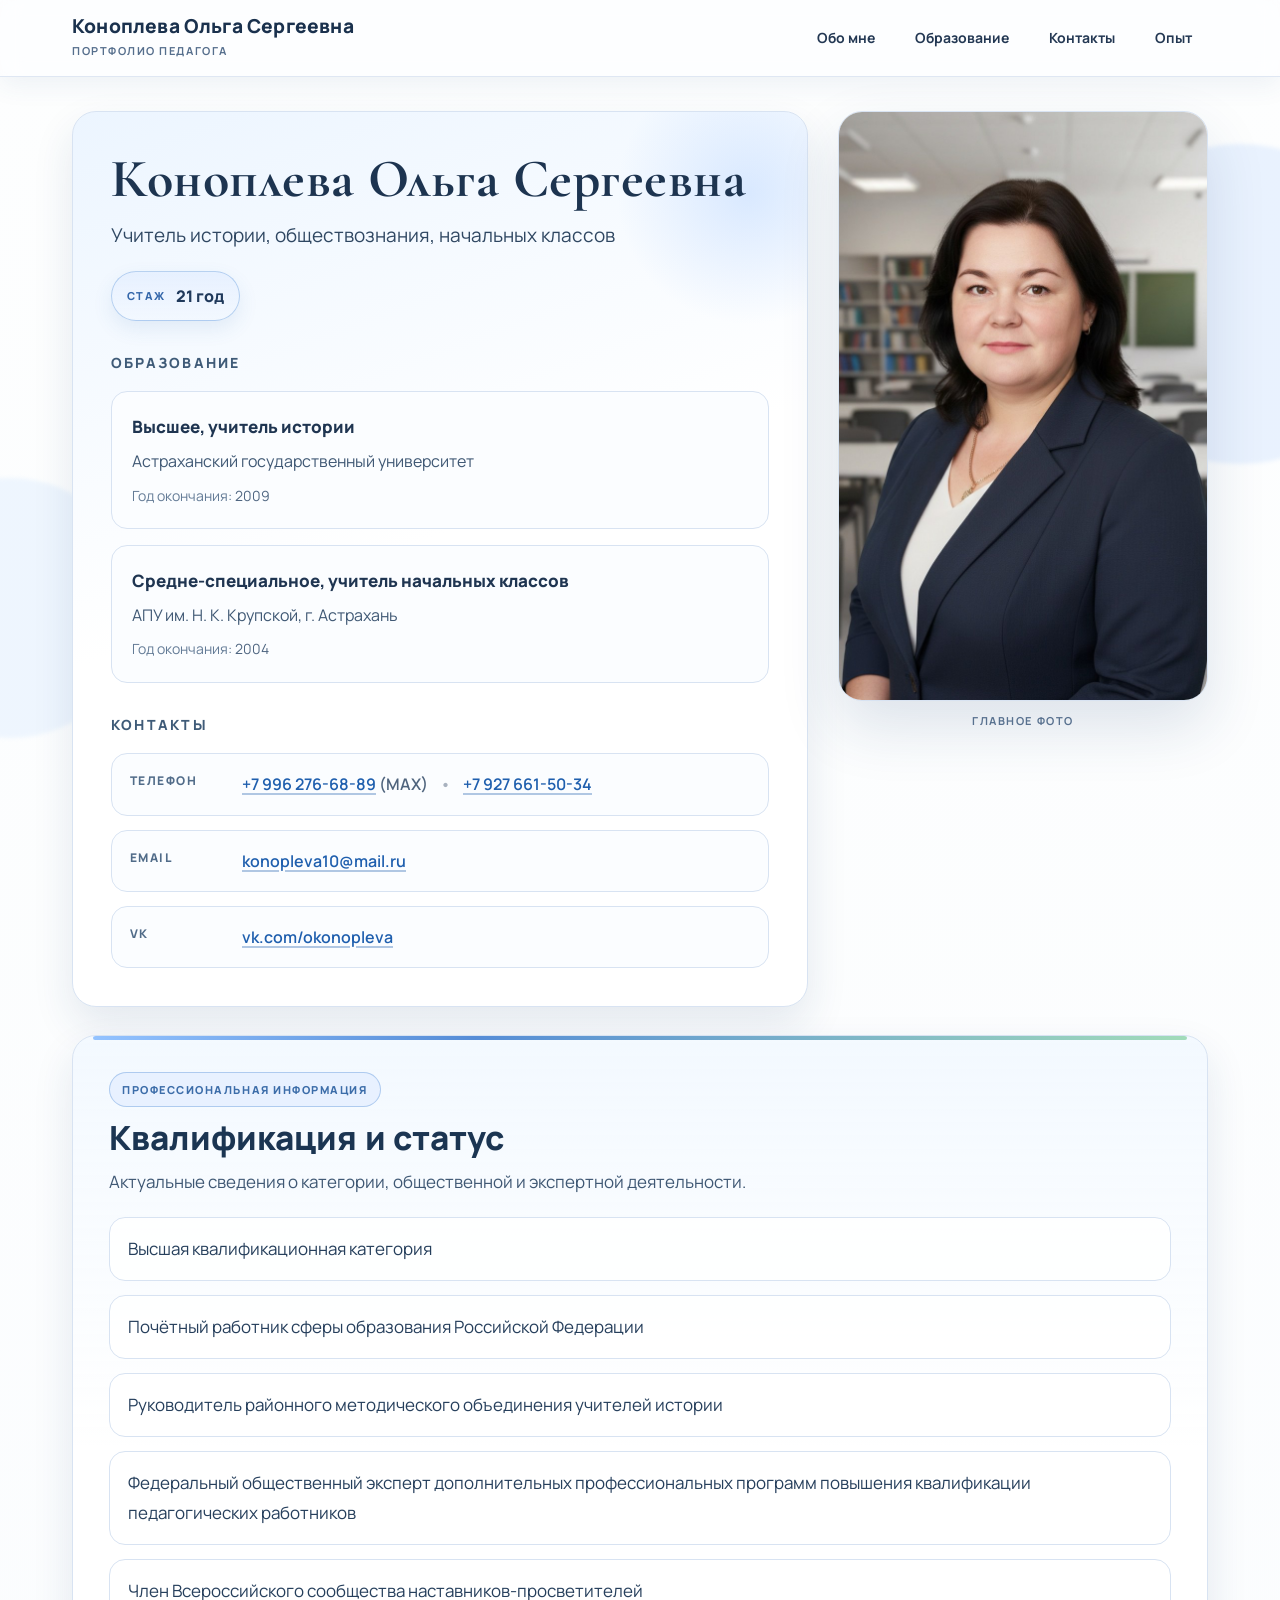
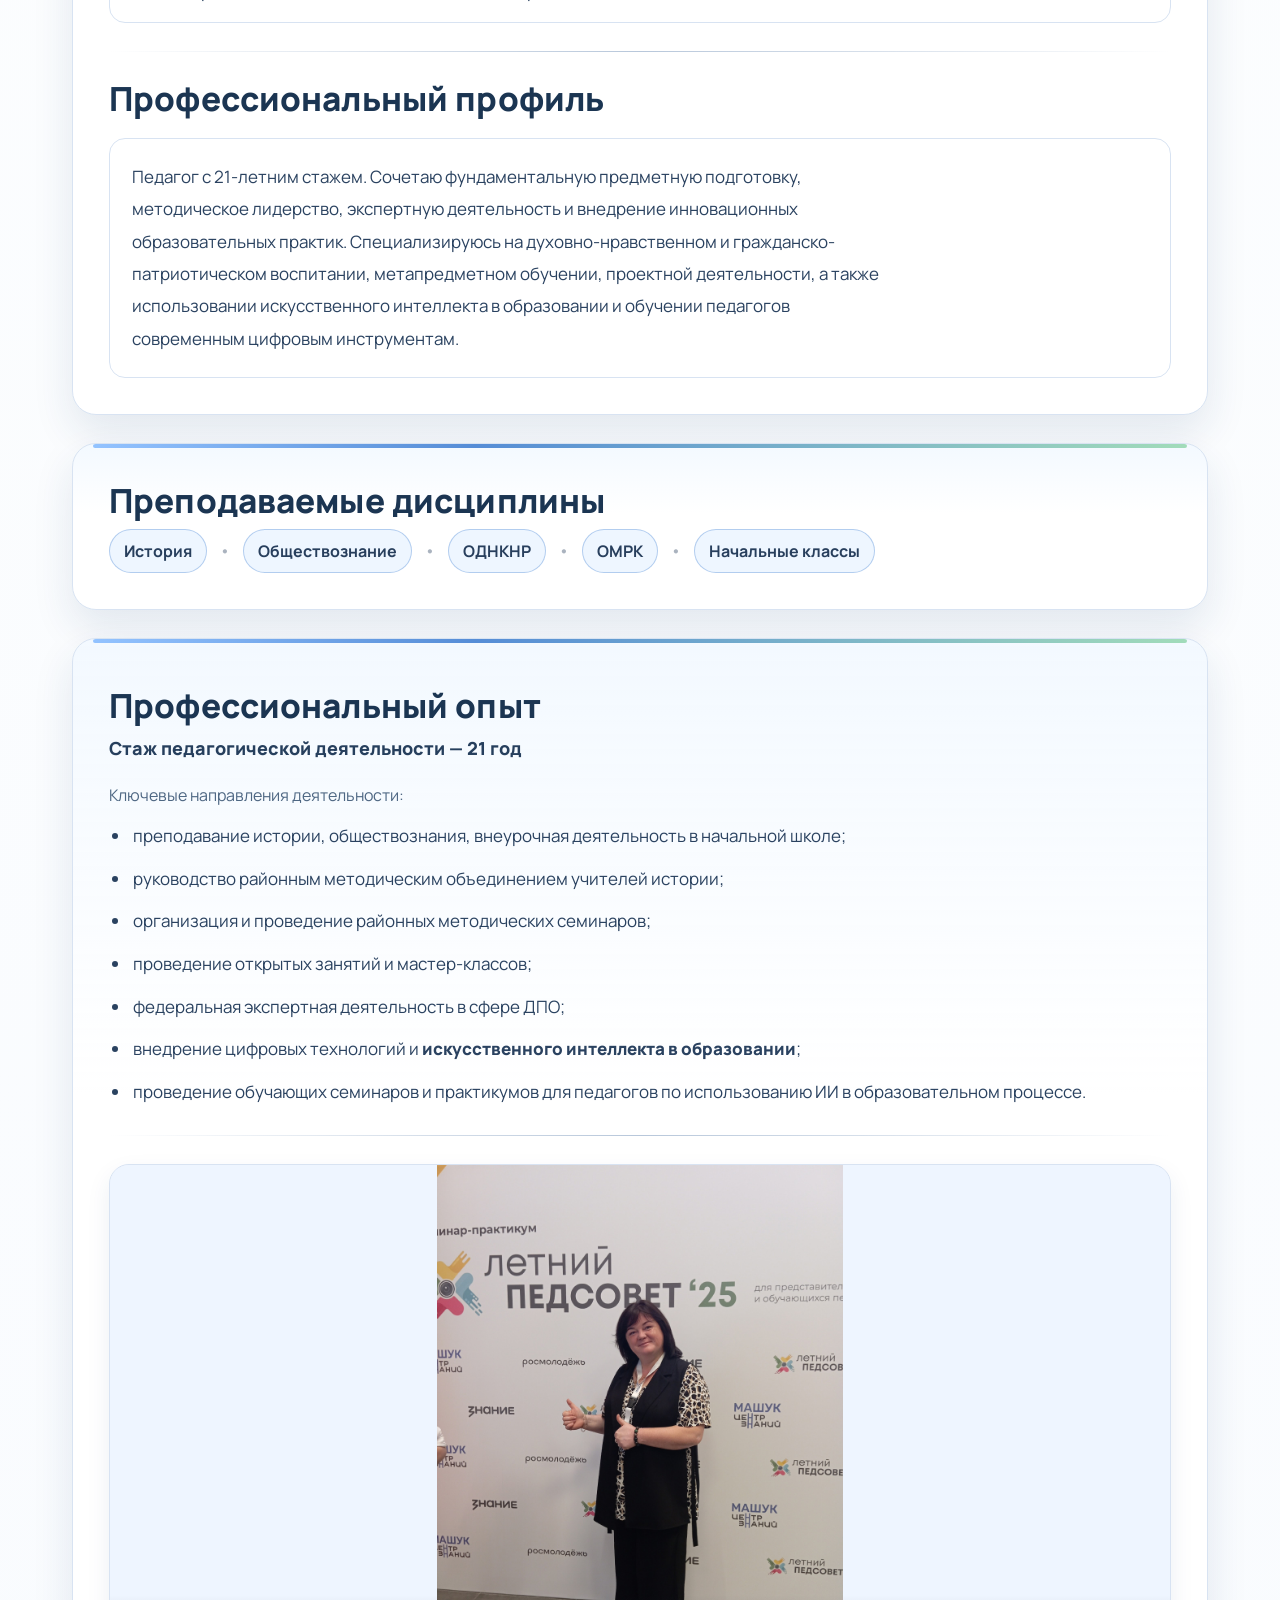
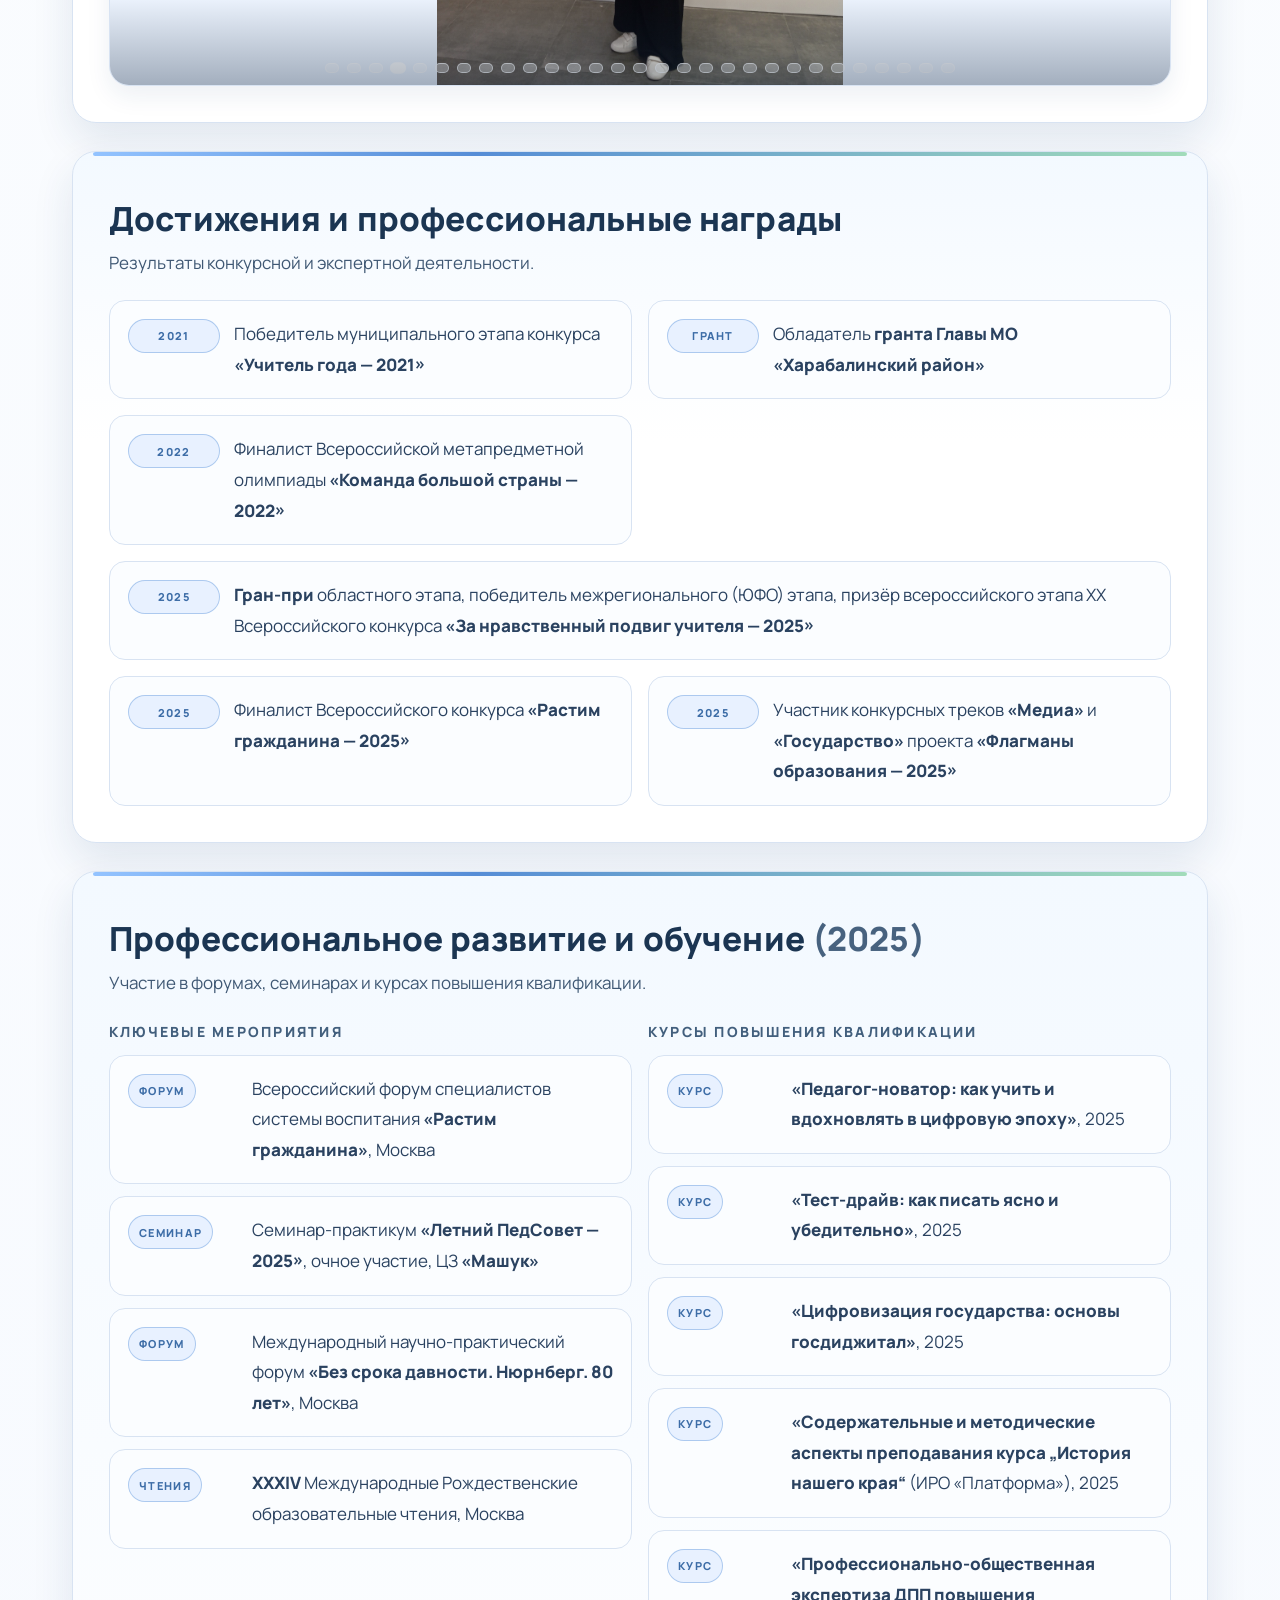
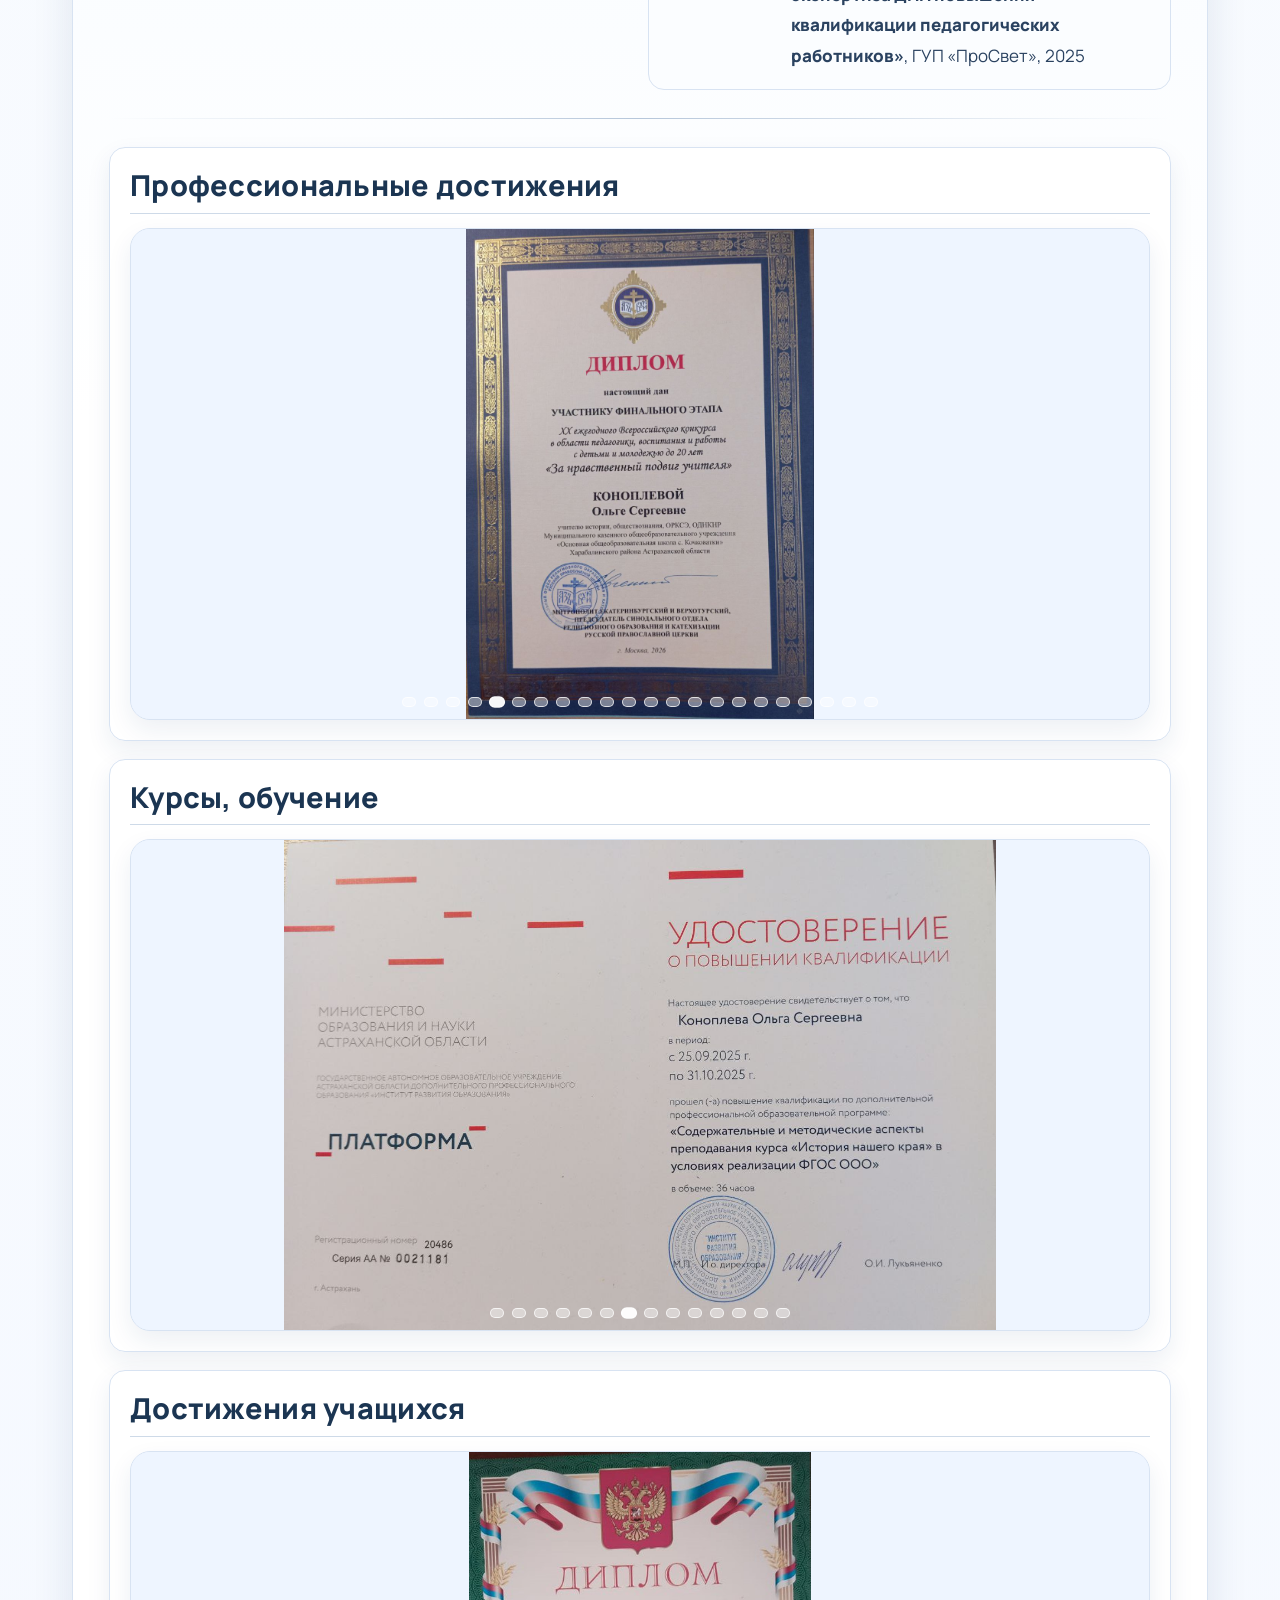
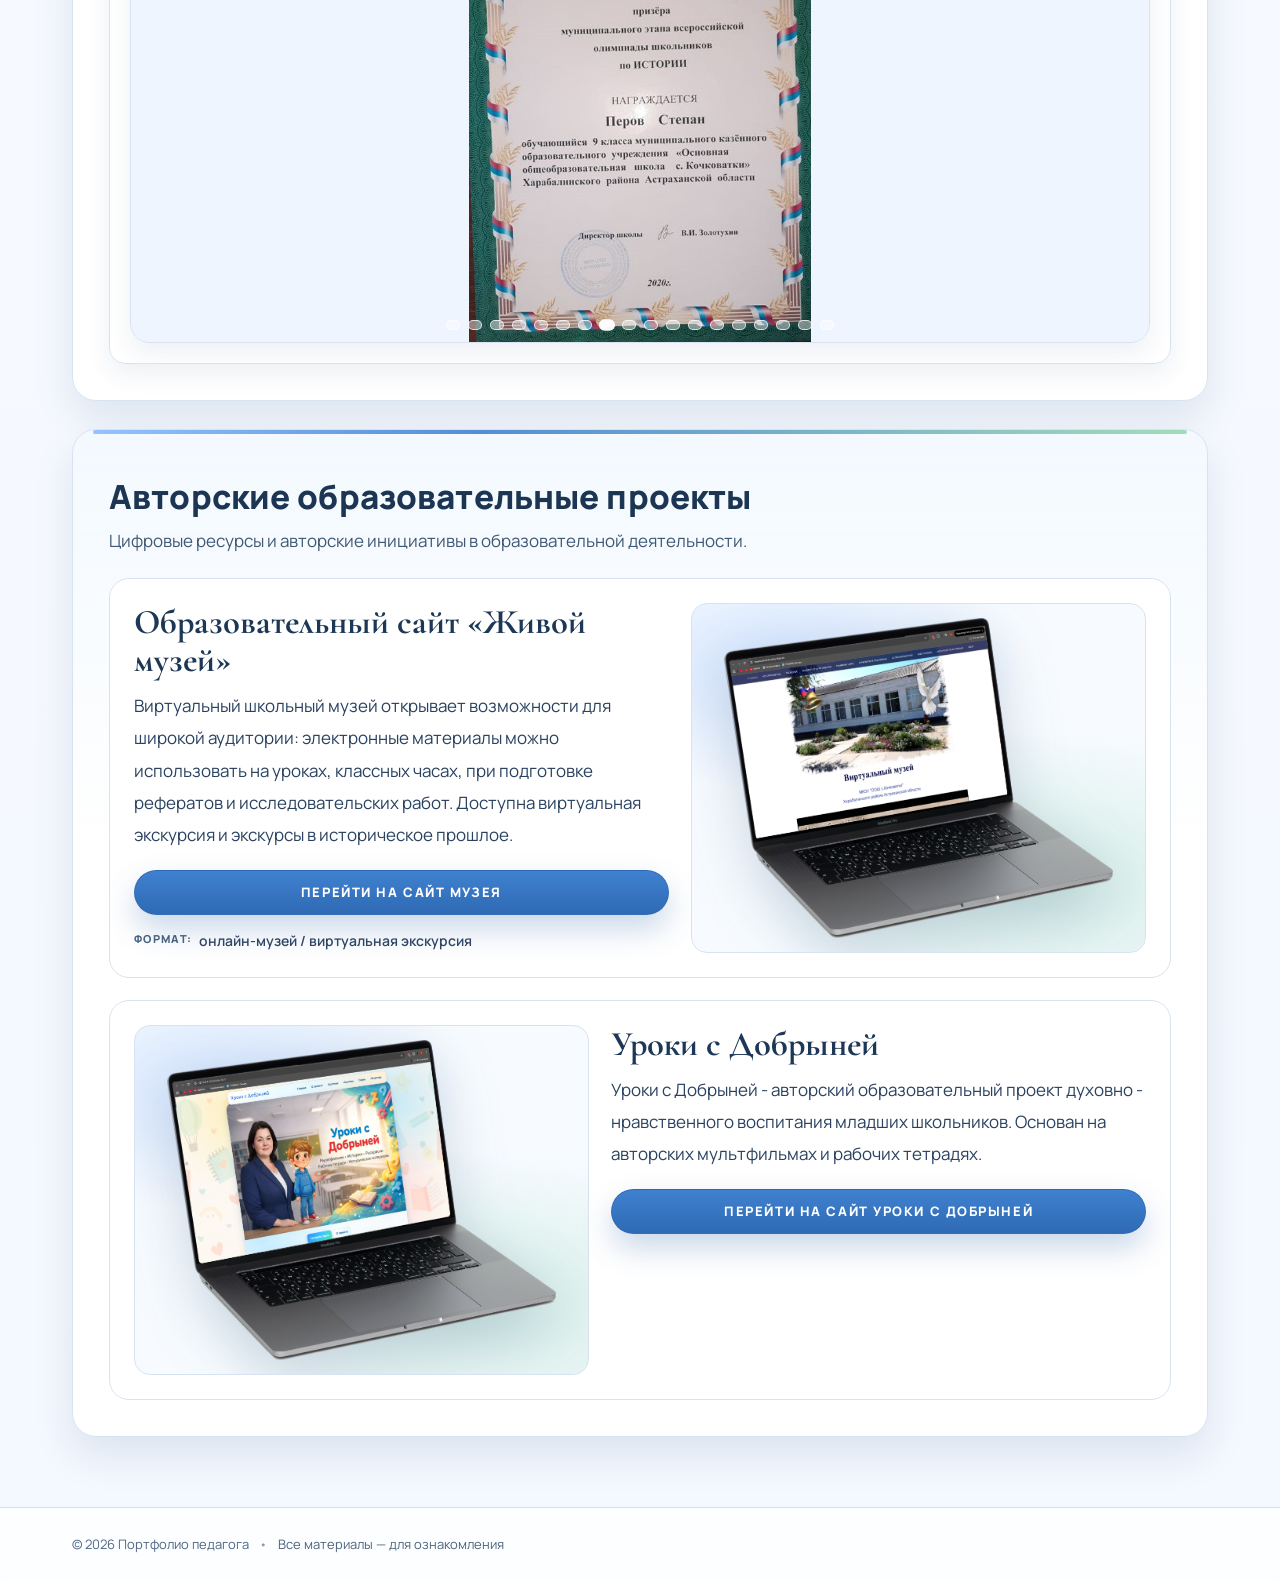
<file: index.html>
<!doctype html>
<html lang="ru">
<head>
    <meta charset="UTF-8" />
    <meta name="viewport" content="width=device-width, initial-scale=1.0" />
    <title>Портфолио учителя — Коноплева Ольга Сергеевна</title>
    <link rel="icon" type="image/jpeg" href="/image/fav.jpg" />
    <link rel="stylesheet" href="style.css" />
</head>
<body>
    <header class="site-header">
        <div class="container header__inner">
            <div class="logo">
                <span class="logo__title">Коноплева Ольга Сергеевна</span>
                <span class="logo__sub">Портфолио педагога</span>
            </div>

            <nav class="nav" aria-label="Навигация">
                <a class="nav__link" href="#about">Обо мне</a>
                <a class="nav__link" href="#education">Образование</a>
                <a class="nav__link" href="#contacts">Контакты</a>
                <a class="nav__link" href="#experience">Опыт</a>
            </nav>
        </div>
    </header>

    <main class="container">
        <!-- HERO: слева текст, справа фото -->
        <section class="hero" id="about" aria-label="Визитка">
            <div class="hero__left">
                <div class="hero__head">
                    <h1 class="hero__name">Коноплева Ольга Сергеевна</h1>
                    <p class="hero__role">Учитель истории, обществознания, начальных классов</p>

                    <div class="hero__fact">
                        <span class="hero__fact-label">Стаж</span>
                        <span class="hero__fact-value">21 год</span>
                    </div>
                </div>

                <section class="section" id="education" aria-label="Образование">
                    <h2 class="section__title">Образование</h2>

                    <div class="card">
                        <div class="card__title">Высшее, учитель истории</div>
                        <div class="card__text">Астраханский государственный университет</div>
                        <div class="card__meta"><span>Год окончания:</span> 2009</div>
                    </div>

                    <div class="card">
                        <div class="card__title">Средне-специальное, учитель начальных классов</div>
                        <div class="card__text">АПУ им. Н. К. Крупской, г. Астрахань</div>
                        <div class="card__meta"><span>Год окончания:</span> 2004</div>
                    </div>
                </section>

                <section class="section" id="contacts" aria-label="Контакты">
                    <h2 class="section__title">Контакты</h2>

                    <ul class="contacts">
                        <li class="contacts__item">
                            <span class="contacts__label">Телефон</span>
                            <span class="contacts__value">
                                <a href="tel:+79962766889">+7 996 276-68-89</a> <span class="muted">(MAX)</span>
                                <span class="dot">•</span>
                                <a href="tel:+79276615034">+7 927 661-50-34</a>
                            </span>
                        </li>

                        <li class="contacts__item">
                            <span class="contacts__label">Email</span>
                            <span class="contacts__value">
                                <a href="mailto:konopleva10@mail.ru">konopleva10@mail.ru</a>
                            </span>
                        </li>

                        <li class="contacts__item">
                            <span class="contacts__label">VK</span>
                            <span class="contacts__value">
                                <a href="https://vk.com/okonopleva" target="_blank" rel="noreferrer">vk.com/okonopleva</a>
                            </span>
                        </li>
                    </ul>
                </section>
            </div>

            <aside class="hero__right" aria-label="Главное фото">
                <img class="photo__img" src="image/main.jpg" alt="Фото — Коноплева Ольга Сергеевна" />
                <div class="photo__hint">Главное фото</div>
            </aside>
        </section>

        <section class="section-wrap" aria-label="Квалификация и профессиональный профиль">
            <div class="panel panel--section">
                <header class="section-head">
                    <div class="section-head__kicker">Профессиональная информация</div>
                    <h2 class="section-head__title">Квалификация и статус</h2>
                    <p class="section-head__desc">
                        Актуальные сведения о категории, общественной и экспертной деятельности.
                    </p>
                </header>

                <div class="status-grid">
                    <div class="status-item">Высшая квалификационная категория</div>
                    <div class="status-item">Почётный работник сферы образования Российской Федерации</div>
                    <div class="status-item">Руководитель районного методического объединения учителей истории</div>
                    <div class="status-item">Федеральный общественный эксперт дополнительных профессиональных программ повышения квалификации педагогических работников</div>
                    <div class="status-item">Член Всероссийского сообщества наставников-просветителей</div>
                </div>

                <div class="section-divider"></div>

                <header class="section-head section-head--compact">
                    <h2 class="section-head__title">Профессиональный профиль</h2>
                </header>

                <div class="profile-box">
                    <p class="profile-box__text">
                        Педагог с 21-летним стажем. Сочетаю фундаментальную предметную подготовку, методическое лидерство,
                        экспертную деятельность и внедрение инновационных образовательных практик. Специализируюсь на
                        духовно-нравственном и гражданско-патриотическом воспитании, метапредметном обучении, проектной деятельности,
                        а также использовании искусственного интеллекта в образовании и обучении педагогов современным цифровым
                        инструментам.
                    </p>
                </div>
            </div>
        </section>

        <section class="teach" aria-label="Преподаваемые дисциплины">
            <div class="teach__card">
                <h2 class="teach__title">Преподаваемые дисциплины</h2>

                <div class="teach__list" role="list">
                    <span class="teach__chip" role="listitem">История</span>
                    <span class="teach__dot" aria-hidden="true">•</span>

                    <span class="teach__chip" role="listitem">Обществознание</span>
                    <span class="teach__dot" aria-hidden="true">•</span>

                    <span class="teach__chip" role="listitem">ОДНКНР</span>
                    <span class="teach__dot" aria-hidden="true">•</span>

                    <span class="teach__chip" role="listitem">ОМРК</span>
                    <span class="teach__dot" aria-hidden="true">•</span>

                    <span class="teach__chip" role="listitem">Начальные классы</span>
                </div>
            </div>
        </section>

        <section class="exp" id="experience" aria-label="Профессиональный опыт">
            <div class="exp__card">
                <h2 class="exp__title">Профессиональный опыт</h2>

                <p class="exp__lead">
                    <strong>Стаж педагогической деятельности — 21 год</strong>
                </p>

                <p class="exp__sub">Ключевые направления деятельности:</p>

                <ul class="exp__list">
                    <li>преподавание истории, обществознания, внеурочная деятельность в начальной школе;</li>
                    <li>руководство районным методическим объединением учителей истории;</li>
                    <li>организация и проведение районных методических семинаров;</li>
                    <li>проведение открытых занятий и мастер-классов;</li>
                    <li>федеральная экспертная деятельность в сфере ДПО;</li>
                    <li>внедрение цифровых технологий и <strong>искусственного интеллекта в образовании</strong>;</li>
                    <li>проведение обучающих семинаров и практикумов для педагогов по использованию ИИ в образовательном процессе.</li>
                </ul>

                <div class="exp__divider"></div>

                <div class="gallery" aria-label="Галерея фото">
                    <div class="gallery__viewport" tabindex="0">
                        <div class="gallery__track"></div>

                        <button class="gallery__btn gallery__btn--prev" type="button" aria-label="Предыдущее фото">‹</button>
                        <button class="gallery__btn gallery__btn--next" type="button" aria-label="Следующее фото">›</button>

                        <div class="gallery__dots" aria-label="Индикаторы слайдов"></div>
                    </div>
                </div>
            </div>
        </section>

        <section class="awards" id="awards" aria-label="Достижения и профессиональные награды">
            <div class="awards__card">
                <header class="awards__head">
                    <h2 class="awards__title">Достижения и профессиональные награды</h2>
                    <p class="awards__subtitle">Результаты конкурсной и экспертной деятельности.</p>
                </header>

                <div class="awards__grid">
                    <article class="award">
                        <div class="award__meta">
                            <span class="award__year">2021</span>
                        </div>
                        <div class="award__text">
                            Победитель муниципального этапа конкурса <strong>«Учитель года — 2021»</strong>
                        </div>
                    </article>

                    <article class="award">
                        <div class="award__meta">
                            <span class="award__tag">Грант</span>
                        </div>
                        <div class="award__text">
                            Обладатель <strong>гранта Главы МО «Харабалинский район»</strong>
                        </div>
                    </article>

                    <article class="award">
                        <div class="award__meta">
                            <span class="award__year">2022</span>
                        </div>
                        <div class="award__text">
                            Финалист Всероссийской метапредметной олимпиады <strong>«Команда большой страны — 2022»</strong>
                        </div>
                    </article>

                    <article class="award award--wide">
                        <div class="award__meta">
                            <span class="award__year">2025</span>
                        </div>
                        <div class="award__text">
                            <strong>Гран-при</strong> областного этапа, победитель межрегионального (ЮФО) этапа, призёр всероссийского этапа
                            XX Всероссийского конкурса <strong>«За нравственный подвиг учителя — 2025»</strong>
                        </div>
                    </article>

                    <article class="award">
                        <div class="award__meta">
                            <span class="award__year">2025</span>
                        </div>
                        <div class="award__text">
                            Финалист Всероссийского конкурса <strong>«Растим гражданина — 2025»</strong>
                        </div>
                    </article>

                    <article class="award">
                        <div class="award__meta">
                            <span class="award__year">2025</span>
                        </div>
                        <div class="award__text">
                            Участник конкурсных треков <strong>«Медиа»</strong> и <strong>«Государство»</strong> проекта
                            <strong>«Флагманы образования — 2025»</strong>
                        </div>
                    </article>
                </div>
            </div>
        </section>

        <section class="pd" id="development" aria-label="Профессиональное развитие и обучение 2025">
            <div class="pd__card">
                <header class="pd__head">
                    <h2 class="pd__title">Профессиональное развитие и обучение <span class="pd__year">(2025)</span></h2>
                    <p class="pd__subtitle">Участие в форумах, семинарах и курсах повышения квалификации.</p>
                </header>

                <div class="pd__grid">
                    <!-- Левая колонка -->
                    <div class="pd__col">
                        <h3 class="pd__h3">Ключевые мероприятия</h3>

                        <div class="pd__list">
                            <article class="pd-item">
                                <div class="pd-item__meta">
                                    <span class="pd-item__tag">Форум</span>
                                </div>
                                <div class="pd-item__text">
                                    Всероссийский форум специалистов системы воспитания <strong>«Растим гражданина»</strong>, Москва
                                </div>
                            </article>

                            <article class="pd-item">
                                <div class="pd-item__meta">
                                    <span class="pd-item__tag">Семинар</span>
                                </div>
                                <div class="pd-item__text">
                                    Семинар-практикум <strong>«Летний ПедСовет — 2025»</strong>, очное участие, ЦЗ <strong>«Машук»</strong>
                                </div>
                            </article>

                            <article class="pd-item">
                                <div class="pd-item__meta">
                                    <span class="pd-item__tag">Форум</span>
                                </div>
                                <div class="pd-item__text">
                                    Международный научно-практический форум <strong>«Без срока давности. Нюрнберг. 80 лет»</strong>, Москва
                                </div>
                            </article>

                            <article class="pd-item">
                                <div class="pd-item__meta">
                                    <span class="pd-item__tag">Чтения</span>
                                </div>
                                <div class="pd-item__text">
                                    <strong>XXXIV</strong> Международные Рождественские образовательные чтения, Москва
                                </div>
                            </article>
                        </div>
                    </div>

                    <!-- Правая колонка -->
                    <div class="pd__col">
                        <h3 class="pd__h3">Курсы повышения квалификации</h3>

                        <div class="pd__list">
                            <article class="pd-item">
                                <div class="pd-item__meta">
                                    <span class="pd-item__tag">Курс</span>
                                </div>
                                <div class="pd-item__text">
                                    <strong>«Педагог-новатор: как учить и вдохновлять в цифровую эпоху»</strong>, 2025
                                </div>
                            </article>

                            <article class="pd-item">
                                <div class="pd-item__meta">
                                    <span class="pd-item__tag">Курс</span>
                                </div>
                                <div class="pd-item__text">
                                    <strong>«Тест-драйв: как писать ясно и убедительно»</strong>, 2025
                                </div>
                            </article>

                            <article class="pd-item">
                                <div class="pd-item__meta">
                                    <span class="pd-item__tag">Курс</span>
                                </div>
                                <div class="pd-item__text">
                                    <strong>«Цифровизация государства: основы госдиджитал»</strong>, 2025
                                </div>
                            </article>

                            <article class="pd-item">
                                <div class="pd-item__meta">
                                    <span class="pd-item__tag">Курс</span>
                                </div>
                                <div class="pd-item__text">
                                    <strong>«Содержательные и методические аспекты преподавания курса „История нашего края“</strong> (ИРО «Платформа»), 2025
                                </div>
                            </article>

                            <article class="pd-item">
                                <div class="pd-item__meta">
                                    <span class="pd-item__tag">Курс</span>
                                </div>
                                <div class="pd-item__text">
                                    <strong>«Профессионально-общественная экспертиза ДПП повышения квалификации педагогических работников»</strong>, ГУП «ПроСвет», 2025
                                </div>
                            </article>
                        </div>
                    </div>
                </div>

                <div class="pd__divider"></div>

                <div class="gallery-stack" aria-label="Галереи достижений">
                    <article class="gallery-panel">
                        <h2 class="gallery-panel__title">Профессиональные достижения</h2>

                        <div class="gallery gallery--cert" aria-label="Профессиональные достижения">
                            <div class="gallery__viewport" tabindex="0"
                                data-gallery="g2"
                                data-total="22">
                                <div class="gallery__track"></div>

                                <button class="gallery__btn gallery__btn--prev" type="button" aria-label="Предыдущее фото">‹</button>
                                <button class="gallery__btn gallery__btn--next" type="button" aria-label="Следующее фото">›</button>

                                <div class="gallery__dots" aria-label="Индикаторы слайдов"></div>
                            </div>
                        </div>
                    </article>

                    <article class="gallery-panel">
                        <h2 class="gallery-panel__title">Курсы, обучение</h2>

                        <div class="gallery gallery--cert" aria-label="Курсы, обучение">
                            <div class="gallery__viewport" tabindex="0"
                                data-gallery="g3"
                                data-total="14">
                                <div class="gallery__track"></div>

                                <button class="gallery__btn gallery__btn--prev" type="button" aria-label="Предыдущее фото">‹</button>
                                <button class="gallery__btn gallery__btn--next" type="button" aria-label="Следующее фото">›</button>

                                <div class="gallery__dots" aria-label="Индикаторы слайдов"></div>
                            </div>
                        </div>
                    </article>

                    <article class="gallery-panel">
                        <h2 class="gallery-panel__title">Достижения учащихся</h2>

                        <div class="gallery gallery--cert" aria-label="Достижения учащихся">
                            <div class="gallery__viewport" tabindex="0"
                                data-gallery="g4"
                                data-total="18">
                                <div class="gallery__track"></div>

                                <button class="gallery__btn gallery__btn--prev" type="button" aria-label="Предыдущее фото">‹</button>
                                <button class="gallery__btn gallery__btn--next" type="button" aria-label="Следующее фото">›</button>

                                <div class="gallery__dots" aria-label="Индикаторы слайдов"></div>
                            </div>
                        </div>
                    </article>
                </div>
            </div>
        </section>

        <section class="projects" id="projects" aria-label="Авторские образовательные проекты">
            <div class="projects__card">
                <header class="projects__head">
                    <h2 class="projects__title">Авторские образовательные проекты</h2>
                    <p class="projects__subtitle">Цифровые ресурсы и авторские инициативы в образовательной деятельности.</p>
                </header>

                <article class="project">
                    <div class="project__content">
                        <h3 class="project__name">Образовательный сайт «Живой музей»</h3>

                        <p class="project__desc">
                            Виртуальный школьный музей открывает возможности для широкой аудитории: электронные материалы можно
                            использовать на уроках, классных часах, при подготовке рефератов и исследовательских работ. Доступна
                            виртуальная экскурсия и экскурсы в историческое прошлое.
                        </p>

                        <div class="project__actions">
                            <a class="btn btn--primary"
                                href="https://museumkochkovatka.tilda.ws/"
                                target="_blank"
                                rel="noreferrer">
                                Перейти на сайт музея
                            </a>

                            <div class="project__meta">
                                <span class="project__meta-label">Формат:</span>
                                <span class="project__meta-value">онлайн-музей / виртуальная экскурсия</span>
                            </div>
                        </div>
                    </div>

                    <div class="project__media" aria-label="Превью проекта">
                        <img class="project__img" src="image/n1.png" alt="Превью сайта «Уроки с Добрыней»" />
                    </div>
                </article>
            

                <article class="project project--media-left">
                    <div class="project__media" aria-label="Превью проекта">
                        <img class="project__img" src="image/n2.png" alt="Превью сайта «Живой музей»" />
                    </div>

                    <div class="project__content">
                        <h3 class="project__name">Уроки с Добрыней</h3>

                        <p class="project__desc">
Уроки с Добрыней - авторский образовательный проект духовно - нравственного воспитания младших школьников. Основан на авторских мультфильмах и рабочих тетрадях.
                        </p>

                        <div class="project__actions">
                            <a class="btn btn--primary"
                                href="https://урокисдобрыней.рф"
                                target="_blank"
                                rel="noreferrer">
                                Перейти на сайт Уроки с Добрыней
                            </a>
                        </div>
                    </div>
                </article>
            </div>
        </section>
    </main>

    <footer class="site-footer">
        <div class="container footer__inner">
            <span>© <span id="year"></span> Портфолио педагога</span>
            <span class="footer__sep">•</span>
            <span class="muted">Все материалы — для ознакомления</span>
        </div>
    </footer>

    <script src="scripts.js"></script>
</body>
</html>
</file>
<file: style.css>
@import url("https://fonts.googleapis.com/css2?family=Manrope:wght@400;500;600;700;800&family=Cormorant+Garamond:wght@600;700&display=swap");

:root {
    --bg: #f6f9ff;
    --bg-soft: #eef4ff;
    --panel: #ffffff;
    --panel-alt: #fbfdff;

    --text: #16263a;
    --text-soft: #2f4762;
    --muted: #4f647d;

    --line: #d8e3f2;
    --line-strong: #c3d4e8;

    --accent: #1f5fae;
    --accent-2: #3d7fd0;
    --accent-soft: #e5efff;

    --success-soft: #e8f6ef;
    --radius-lg: 24px;
    --radius-md: 16px;
    --radius-sm: 12px;

    --shadow-sm: 0 10px 24px rgba(31, 64, 112, 0.08);
    --shadow-md: 0 18px 42px rgba(31, 64, 112, 0.11);
    --shadow-lg: 0 26px 60px rgba(31, 64, 112, 0.14);

    --ring: 0 0 0 4px rgba(61, 127, 208, 0.22);

    --t-fast: 160ms;
    --t-base: 280ms;
    --ease: cubic-bezier(0.2, 0.7, 0.2, 1);

    --space-section: 28px;
    --space-card: 20px;

    --parallax-shift-1: 0px;
    --parallax-shift-2: 0px;
}

* {
    box-sizing: border-box;
}

html,
body {
    min-height: 100%;
}

body {
    margin: 0;
    font-family: "Manrope", "Trebuchet MS", "Helvetica Neue", sans-serif;
    font-size: 17px;
    line-height: 1.76;
    color: var(--text);
    -webkit-font-smoothing: antialiased;
    text-rendering: optimizeLegibility;
    background:
        radial-gradient(1200px 620px at -8% -12%, rgba(117, 167, 230, 0.26), transparent 62%),
        radial-gradient(980px 560px at 108% -8%, rgba(191, 214, 255, 0.28), transparent 62%),
        linear-gradient(180deg, #fdfefe 0%, #f4f8ff 100%);
}

body::before,
body::after {
    content: "";
    position: fixed;
    z-index: -1;
    border-radius: 999px;
    filter: blur(2px);
    pointer-events: none;
    will-change: transform;
}

body::before {
    width: 320px;
    height: 320px;
    top: 16%;
    right: -120px;
    background: rgba(179, 210, 255, 0.26);
    transform: translate3d(0, var(--parallax-shift-1), 0);
}

body::after {
    width: 260px;
    height: 260px;
    left: -120px;
    bottom: 18%;
    background: rgba(205, 228, 255, 0.3);
    transform: translate3d(0, var(--parallax-shift-2), 0);
}

::selection {
    background: rgba(61, 127, 208, 0.2);
}

a {
    color: var(--accent);
    text-underline-offset: 3px;
    text-decoration-thickness: 1.5px;
    text-decoration-color: rgba(31, 95, 174, 0.34);
}

a:hover {
    text-decoration-color: rgba(31, 95, 174, 0.7);
}

strong {
    font-weight: 800;
}

.container {
    width: min(1180px, 100%);
    margin: 0 auto;
    padding-inline: 22px;
}

main.container {
    padding-top: 34px;
    padding-bottom: 70px;
}

.muted {
    color: var(--muted);
}

.dot {
    color: rgba(100, 116, 139, 0.55);
    margin-inline: 9px;
}

.site-header {
    position: sticky;
    top: 0;
    z-index: 90;
    border-bottom: 1px solid rgba(195, 212, 232, 0.52);
    background: rgba(253, 254, 255, 0.54);
    backdrop-filter: blur(10px);
    box-shadow: 0 8px 26px rgba(50, 88, 140, 0.08);
}

.header__inner {
    min-height: 76px;
    display: flex;
    align-items: center;
    justify-content: space-between;
    gap: 18px;
    padding-block: 12px;
}

.logo {
    display: grid;
    gap: 4px;
}

.logo__title {
    font-size: clamp(18px, 1.5vw, 22px);
    font-family: "Manrope", "Trebuchet MS", sans-serif;
    font-weight: 800;
    letter-spacing: 0.01em;
    line-height: 1.08;
    color: #1a314d;
}

.logo__sub {
    font-size: 11px;
    font-weight: 700;
    text-transform: uppercase;
    letter-spacing: 0.14em;
    color: #566f8d;
}

.nav {
    display: flex;
    align-items: center;
    gap: 8px;
    flex-wrap: wrap;
}

.nav__link {
    display: inline-flex;
    align-items: center;
    justify-content: center;
    min-height: 40px;
    padding: 8px 15px;
    border-radius: 999px;
    border: 1px solid transparent;
    font-size: 14px;
    font-weight: 700;
    color: #233853;
    text-decoration: none;
    transition:
        transform var(--t-fast) var(--ease),
        background var(--t-fast) var(--ease),
        border-color var(--t-fast) var(--ease),
        color var(--t-fast) var(--ease);
}

.nav__link:hover {
    transform: translateY(-1px);
    background: rgba(61, 127, 208, 0.11);
    border-color: rgba(61, 127, 208, 0.32);
    color: #184c89;
}

.nav__link:focus-visible,
.btn:focus-visible,
.gallery__btn:focus-visible,
.gallery__dot:focus-visible,
.gallery__viewport:focus-visible {
    outline: none;
    box-shadow: var(--ring);
}

.hero {
    display: grid;
    grid-template-columns: minmax(0, 1fr) 370px;
    gap: 30px;
    align-items: start;
}

.hero__left {
    position: relative;
    overflow: hidden;
    border-radius: var(--radius-lg);
    padding: 38px;
    background:
        linear-gradient(160deg, rgba(234, 244, 255, 0.9) 0%, rgba(255, 255, 255, 0.95) 48%),
        var(--panel);
    border: 1px solid var(--line);
    box-shadow: var(--shadow-md);
}

.hero__left::before {
    content: "";
    position: absolute;
    right: -86px;
    top: -64px;
    width: 290px;
    height: 290px;
    border-radius: 999px;
    background: radial-gradient(circle, rgba(158, 197, 255, 0.34), transparent 64%);
    pointer-events: none;
}

.hero__head {
    position: relative;
    z-index: 1;
    margin-bottom: 8px;
}

.hero__name {
    margin: 0;
    font-family: "Cormorant Garamond", Georgia, serif;
    font-size: clamp(36px, 5.1vw, 54px);
    line-height: 1.06;
    letter-spacing: 0.01em;
    color: #1d3450;
}

.hero__role {
    margin: 12px 0 18px;
    max-width: 50ch;
    font-size: 19px;
    color: var(--text-soft);
}

.hero__fact {
    display: inline-flex;
    align-items: center;
    gap: 10px;
    padding: 10px 15px;
    border-radius: 999px;
    border: 1px solid rgba(61, 127, 208, 0.32);
    background: linear-gradient(180deg, rgba(229, 239, 255, 0.92), rgba(242, 248, 255, 0.96));
    box-shadow: 0 8px 20px rgba(52, 104, 175, 0.1);
}

.hero__fact-label {
    font-size: 11px;
    font-weight: 800;
    letter-spacing: 0.13em;
    text-transform: uppercase;
    color: #3467aa;
}

.hero__fact-value {
    font-size: 16px;
    font-weight: 800;
    color: #1f395b;
}

.section {
    margin-top: 30px;
}

.section__title {
    margin: 0 0 16px;
    font-size: 14px;
    font-weight: 800;
    letter-spacing: 0.16em;
    text-transform: uppercase;
    color: #3f5b78;
}

.card {
    margin-bottom: 16px;
    border-radius: var(--radius-md);
    border: 1px solid var(--line);
    background: var(--panel-alt);
    padding: var(--space-card);
    transition:
        transform var(--t-base) var(--ease),
        box-shadow var(--t-base) var(--ease),
        border-color var(--t-base) var(--ease);
}

.card:hover {
    transform: translateY(-2px);
    box-shadow: var(--shadow-sm);
    border-color: var(--line-strong);
}

.card__title {
    margin-bottom: 5px;
    font-size: 17px;
    font-weight: 800;
    color: #1f3551;
}

.card__text {
    font-size: 16px;
    color: #3f5874;
}

.card__meta {
    margin-top: 8px;
    font-size: 14px;
    color: #4f6681;
}

.card__meta span {
    color: #637b96;
}

.contacts {
    list-style: none;
    margin: 0;
    padding: 0;
    display: grid;
    gap: 14px;
}

.contacts__item {
    display: grid;
    grid-template-columns: 96px 1fr;
    align-items: start;
    gap: 16px;
    border-radius: var(--radius-md);
    border: 1px solid var(--line);
    background: var(--panel-alt);
    padding: 16px 18px;
    transition:
        transform var(--t-base) var(--ease),
        box-shadow var(--t-base) var(--ease),
        border-color var(--t-base) var(--ease);
}

.contacts__item:hover {
    transform: translateY(-2px);
    box-shadow: var(--shadow-sm);
    border-color: var(--line-strong);
}

.contacts__label {
    font-size: 12px;
    font-weight: 800;
    letter-spacing: 0.12em;
    text-transform: uppercase;
    color: #516c89;
}

.contacts__value {
    font-size: 16px;
    font-weight: 600;
    color: #233a56;
    word-break: break-word;
}

.hero__right {
    position: sticky;
    top: 92px;
    align-self: start;
}

.photo__img {
    width: 100%;
    height: 590px;
    object-fit: cover;
    object-position: center;
    display: block;
    border-radius: var(--radius-lg);
    border: 1px solid var(--line);
    background: #edf3ff;
    box-shadow: var(--shadow-lg);
    transition: transform var(--t-base) var(--ease), box-shadow var(--t-base) var(--ease);
}

.hero__right:hover .photo__img {
    transform: translateY(-2px) scale(1.01);
    box-shadow: 0 28px 68px rgba(31, 64, 112, 0.2);
}

.photo__hint {
    margin-top: 10px;
    text-align: center;
    font-size: 11px;
    letter-spacing: 0.14em;
    font-weight: 700;
    text-transform: uppercase;
    color: #58718f;
}

.section-wrap,
.teach,
.exp,
.awards,
.pd,
.projects {
    margin-top: var(--space-section);
}

.panel--section,
.teach__card,
.exp__card,
.awards__card,
.pd__card,
.projects__card {
    position: relative;
    overflow: hidden;
    border-radius: var(--radius-lg);
    border: 1px solid var(--line);
    background:
        linear-gradient(180deg, rgba(241, 248, 255, 0.86), rgba(255, 255, 255, 0.98) 42%),
        var(--panel);
    box-shadow: var(--shadow-md);
    padding: 36px;
    transition:
        transform var(--t-base) var(--ease),
        box-shadow var(--t-base) var(--ease),
        border-color var(--t-base) var(--ease);
}

.panel--section::before,
.teach__card::before,
.exp__card::before,
.awards__card::before,
.pd__card::before,
.projects__card::before {
    content: "";
    position: absolute;
    left: 20px;
    right: 20px;
    top: 0;
    height: 4px;
    border-radius: 999px;
    background: linear-gradient(90deg, #8ec0ff 0%, #4d87d4 35%, #9ddab6 100%);
    opacity: 0.95;
}

.panel--section:hover,
.teach__card:hover,
.exp__card:hover,
.awards__card:hover,
.pd__card:hover,
.projects__card:hover {
    transform: translateY(-3px);
    box-shadow: 0 24px 58px rgba(31, 64, 112, 0.14);
    border-color: var(--line-strong);
}

.section-head {
    margin-bottom: 20px;
}

.section-head--compact .section-head__title {
    margin-top: 4px;
}

.section-head__kicker {
    display: inline-flex;
    align-items: center;
    justify-content: center;
    min-height: 32px;
    padding: 7px 12px;
    border-radius: 999px;
    border: 1px solid rgba(61, 127, 208, 0.34);
    background: rgba(229, 239, 255, 0.78);
    font-size: 11px;
    font-weight: 800;
    letter-spacing: 0.14em;
    text-transform: uppercase;
    color: #3c6da9;
}

.section-head__title,
.teach__title,
.exp__title,
.awards__title,
.pd__title,
.projects__title {
    margin: 12px 0 8px;
    font-family: "Manrope", "Trebuchet MS", sans-serif;
    font-size: clamp(28px, 2.6vw, 36px);
    font-weight: 800;
    line-height: 1.16;
    letter-spacing: 0.004em;
    color: #1b3552;
    text-transform: none;
}

.section-head__desc,
.awards__subtitle,
.pd__subtitle,
.projects__subtitle {
    margin: 0;
    color: #3f5874;
    font-size: 17px;
    line-height: 1.84;
    max-width: 80ch;
}

.section-divider,
.exp__divider,
.pd__divider {
    height: 1px;
    margin: 28px 0;
    background: linear-gradient(90deg, transparent, rgba(140, 165, 196, 0.62), transparent);
}

.status-grid {
    margin-top: 20px;
    display: grid;
    gap: 14px;
}

.status-item {
    border: 1px solid var(--line);
    border-radius: var(--radius-md);
    padding: 16px 18px;
    background: rgba(255, 255, 255, 0.88);
    font-size: 17px;
    color: #263f5c;
    transition:
        transform var(--t-base) var(--ease),
        box-shadow var(--t-base) var(--ease),
        border-color var(--t-base) var(--ease);
}

.status-item:hover {
    transform: translateX(4px);
    box-shadow: var(--shadow-sm);
    border-color: rgba(97, 149, 218, 0.5);
}

.profile-box {
    border: 1px solid var(--line);
    border-radius: var(--radius-md);
    background: rgba(255, 255, 255, 0.94);
    padding: 22px;
}

.profile-box__text {
    margin: 0;
    font-size: 17px;
    line-height: 1.9;
    color: #2a4260;
    max-width: 76ch;
}

.teach__title {
    margin-top: 2px;
}

.teach__list {
    display: flex;
    flex-wrap: wrap;
    gap: 12px;
    align-items: center;
    color: #283f5d;
}

.teach__chip {
    display: inline-flex;
    align-items: center;
    min-height: 38px;
    padding: 7px 14px;
    border-radius: 999px;
    border: 1px solid rgba(97, 149, 218, 0.42);
    background: rgba(236, 245, 255, 0.85);
    font-weight: 700;
    font-size: 16px;
}

.teach__dot {
    color: rgba(100, 116, 139, 0.55);
    font-size: 18px;
    user-select: none;
}

.exp__lead {
    margin: 0 0 8px;
    font-size: 18px;
    color: #263f5d;
}

.exp__sub {
    margin: 16px 0 10px;
    font-size: 16px;
    color: #4e6783;
}

.exp__list {
    margin: 0;
    padding-left: 22px;
    color: #2a4260;
    font-size: 17px;
    line-height: 1.8;
}

.exp__list li {
    margin: 12px 0;
    padding-left: 2px;
}

.gallery {
    margin-top: 16px;
}

.gallery__viewport {
    position: relative;
    overflow: hidden;
    border-radius: 20px;
    border: 1px solid var(--line);
    background: #ecf3ff;
    box-shadow: var(--shadow-sm);
    transition:
        transform var(--t-base) var(--ease),
        box-shadow var(--t-base) var(--ease),
        border-color var(--t-base) var(--ease);
}

.gallery__viewport:hover {
    transform: translateY(-2px);
    box-shadow: var(--shadow-md);
    border-color: var(--line-strong);
}

.gallery__track {
    width: 100%;
    display: flex;
    transform: translateX(0);
    transition: transform 420ms var(--ease);
}

.gallery__slide {
    width: 100%;
    flex: 0 0 100%;
    height: 520px;
    object-fit: contain;
    object-position: center;
    background: #eef5ff;
}

.gallery__viewport::after {
    content: "";
    position: absolute;
    inset: auto 0 0;
    height: 90px;
    pointer-events: none;
    background: linear-gradient(180deg, rgba(18, 38, 64, 0), rgba(18, 38, 64, 0.34));
}

.gallery__btn {
    position: absolute;
    top: 50%;
    transform: translateY(-50%);
    width: 46px;
    height: 46px;
    border-radius: 999px;
    border: 1px solid rgba(255, 255, 255, 0.82);
    background: rgba(18, 38, 64, 0.38);
    color: #ffffff;
    font-size: 27px;
    display: grid;
    place-items: center;
    cursor: pointer;
    opacity: 0;
    transition:
        opacity var(--t-fast) var(--ease),
        background var(--t-fast) var(--ease),
        transform var(--t-fast) var(--ease);
}

.gallery__viewport:hover .gallery__btn,
.gallery__viewport:focus-within .gallery__btn {
    opacity: 0.95;
}

.gallery__btn:hover {
    background: rgba(18, 38, 64, 0.56);
}

.gallery__btn:active {
    transform: translateY(-50%) scale(0.96);
}

.gallery__btn--prev {
    left: 12px;
}

.gallery__btn--next {
    right: 12px;
}

.gallery__dots {
    position: absolute;
    left: 0;
    right: 0;
    bottom: 12px;
    display: flex;
    justify-content: center;
    align-items: center;
    gap: 8px;
    padding-inline: 12px;
}

.gallery__dot {
    width: 10px;
    height: 10px;
    border-radius: 999px;
    border: 1px solid rgba(255, 255, 255, 0.75);
    background: rgba(255, 255, 255, 0.42);
    cursor: pointer;
    transition:
        transform var(--t-fast) var(--ease),
        background var(--t-fast) var(--ease);
}

.gallery__dot:hover {
    transform: scale(1.1);
}

.gallery__dot.is-active {
    transform: scale(1.16);
    background: rgba(255, 255, 255, 0.96);
}

.gallery-stack {
    margin-top: 4px;
    display: grid;
    gap: 18px;
    min-width: 0;
}

.gallery-panel {
    border-radius: var(--radius-md);
    border: 1px solid var(--line);
    background: rgba(255, 255, 255, 0.9);
    padding: 20px;
    box-shadow: var(--shadow-sm);
    min-width: 0;
    overflow: hidden;
}

.gallery-panel__title {
    margin: 0 0 14px;
    padding-bottom: 10px;
    border-bottom: 1px solid rgba(167, 188, 214, 0.55);
    font-family: "Manrope", "Trebuchet MS", sans-serif;
    font-size: clamp(24px, 2.25vw, 31px);
    font-weight: 800;
    line-height: 1.2;
    letter-spacing: 0.01em;
    text-transform: none;
    color: #1b3552;
    text-align: left;
}

.gallery-panel .gallery {
    margin-top: 0;
    min-width: 0;
}

.gallery-panel .gallery__viewport,
.gallery-panel .gallery__track {
    min-width: 0;
    width: 100%;
}

.gallery--cert .gallery__viewport::after {
    display: none;
}

.awards__grid {
    margin-top: 22px;
    display: grid;
    grid-template-columns: repeat(2, minmax(0, 1fr));
    gap: 16px;
}

.award {
    display: grid;
    grid-template-columns: 92px 1fr;
    gap: 14px;
    align-items: start;
    border-radius: var(--radius-md);
    border: 1px solid var(--line);
    background: var(--panel-alt);
    padding: 18px;
    transition:
        transform var(--t-base) var(--ease),
        box-shadow var(--t-base) var(--ease),
        border-color var(--t-base) var(--ease);
}

.award:hover {
    transform: translateY(-2px);
    box-shadow: var(--shadow-sm);
    border-color: var(--line-strong);
}

.award--wide {
    grid-column: 1 / -1;
}

.award__meta {
    display: grid;
    gap: 8px;
}

.award__year,
.award__tag,
.pd-item__tag {
    display: inline-flex;
    align-items: center;
    justify-content: center;
    min-height: 34px;
    padding: 0 10px;
    border-radius: 999px;
    border: 1px solid rgba(61, 127, 208, 0.34);
    background: rgba(229, 239, 255, 0.86);
    font-size: 11px;
    font-weight: 800;
    letter-spacing: 0.12em;
    text-transform: uppercase;
    color: #3d6da7;
}

.award__text,
.pd-item__text {
    font-size: 17px;
    line-height: 1.8;
    color: #2a4260;
}

.pd__year {
    color: #47627f;
}

.pd__grid {
    margin-top: 22px;
    display: grid;
    grid-template-columns: repeat(2, minmax(0, 1fr));
    gap: 16px;
}

.pd__h3 {
    margin: 0 0 10px;
    font-size: 14px;
    font-weight: 800;
    letter-spacing: 0.16em;
    text-transform: uppercase;
    color: #425f7d;
}

.pd__list {
    display: grid;
    gap: 12px;
}

.pd-item {
    display: grid;
    grid-template-columns: 110px 1fr;
    gap: 14px;
    align-items: start;
    border-radius: var(--radius-md);
    border: 1px solid var(--line);
    background: var(--panel-alt);
    padding: 18px;
    transition:
        transform var(--t-base) var(--ease),
        box-shadow var(--t-base) var(--ease),
        border-color var(--t-base) var(--ease);
}

.pd-item:hover {
    transform: translateY(-2px);
    box-shadow: var(--shadow-sm);
    border-color: var(--line-strong);
}

.gallery--cert .gallery__slide {
    height: 490px;
}

.project {
    margin-top: 22px;
    display: grid;
    grid-template-columns: 1.08fr 0.92fr;
    gap: 22px;
    border-radius: 20px;
    border: 1px solid var(--line);
    background: rgba(255, 255, 255, 0.95);
    padding: 24px;
    transition:
        transform var(--t-base) var(--ease),
        box-shadow var(--t-base) var(--ease),
        border-color var(--t-base) var(--ease);
}

.project:hover {
    transform: translateY(-3px);
    box-shadow: var(--shadow-md);
    border-color: var(--line-strong);
}

.project--media-left {
    grid-template-columns: 0.92fr 1.08fr;
}

.project__name {
    margin: 0 0 10px;
    font-family: "Cormorant Garamond", Georgia, serif;
    font-size: clamp(30px, 2.7vw, 36px);
    font-weight: 700;
    line-height: 1.12;
    color: #1d3856;
}

.project__desc {
    margin: 0;
    font-size: 17px;
    line-height: 1.9;
    color: #2a4260;
    max-width: 74ch;
}

.project__actions {
    margin-top: 18px;
    display: grid;
    gap: 14px;
}

.btn {
    display: inline-flex;
    align-items: center;
    justify-content: center;
    gap: 8px;
    min-height: 44px;
    padding: 10px 16px;
    border-radius: 999px;
    border: 1px solid transparent;
    font-size: 13px;
    font-weight: 800;
    letter-spacing: 0.12em;
    text-transform: uppercase;
    text-decoration: none;
    cursor: pointer;
    transition:
        transform var(--t-fast) var(--ease),
        box-shadow var(--t-fast) var(--ease),
        background var(--t-fast) var(--ease),
        border-color var(--t-fast) var(--ease);
}

.btn--primary {
    color: #ffffff;
    background: linear-gradient(180deg, #3f81d0 0%, #2f6ab4 100%);
    border-color: rgba(47, 106, 180, 0.8);
    box-shadow: 0 14px 30px rgba(43, 99, 171, 0.25);
}

.btn--primary:hover {
    transform: translateY(-1px);
    box-shadow: 0 16px 34px rgba(43, 99, 171, 0.32);
}

.btn--primary:active {
    transform: translateY(0);
}

.project__meta {
    display: flex;
    flex-wrap: wrap;
    gap: 7px;
    font-size: 14px;
    color: #4f6784;
}

.project__meta-label {
    font-size: 11px;
    font-weight: 800;
    letter-spacing: 0.12em;
    text-transform: uppercase;
    color: #47617f;
}

.project__meta-value {
    font-weight: 600;
    color: #2f4765;
}

.project__media {
    border-radius: 16px;
    border: 1px solid var(--line);
    background:
        radial-gradient(370px 190px at 20% 18%, rgba(180, 210, 255, 0.52), transparent 65%),
        radial-gradient(420px 220px at 78% 80%, rgba(152, 214, 189, 0.36), transparent 70%),
        #f7fbff;
    display: grid;
    place-items: center;
    padding: 14px;
    overflow: hidden;
}

.project__img {
    width: 100%;
    height: 320px;
    object-fit: contain;
    filter: drop-shadow(0 18px 30px rgba(30, 64, 111, 0.2));
    transition: transform var(--t-base) var(--ease);
}

.project:hover .project__img {
    transform: translateY(-2px) scale(1.01);
}

.site-footer {
    border-top: 1px solid rgba(195, 212, 232, 0.72);
    background: rgba(253, 254, 255, 0.88);
    backdrop-filter: blur(6px);
}

.footer__inner {
    min-height: 72px;
    display: flex;
    align-items: center;
    flex-wrap: wrap;
    gap: 10px;
    font-size: 13px;
    color: #4f6784;
}

.footer__sep {
    opacity: 0.65;
}

@keyframes rise {
    from {
        opacity: 0;
        transform: translateY(12px);
    }
    to {
        opacity: 1;
        transform: translateY(0);
    }
}

.hero__left,
.hero__right {
    animation: rise 560ms var(--ease) both;
}

.hero__right {
    animation-delay: 90ms;
}

.reveal {
    opacity: 0;
    transform: translateY(12px);
    transition: opacity 560ms var(--ease), transform 560ms var(--ease);
}

.reveal.is-visible {
    opacity: 1;
    transform: translateY(0);
}

@media (prefers-reduced-motion: reduce) {
    * {
        animation-duration: 1ms !important;
        animation-iteration-count: 1 !important;
        transition-duration: 1ms !important;
        scroll-behavior: auto !important;
    }
}

@media (max-width: 1100px) {
    .hero {
        grid-template-columns: 1fr 320px;
        gap: 24px;
    }

    .hero__left,
    .panel--section,
    .teach__card,
    .exp__card,
    .awards__card,
    .pd__card,
    .projects__card {
        padding: 30px;
    }

    .photo__img {
        height: 540px;
    }

    .gallery__slide {
        height: 480px;
    }

    .gallery--cert .gallery__slide {
        height: 460px;
    }
}

@media (max-width: 900px) {
    body {
        font-size: 16px;
    }

    .hero {
        grid-template-columns: 1fr;
    }

    .hero__right {
        position: static;
    }

    .photo__img {
        height: 460px;
    }

    .section-wrap,
    .teach,
    .exp,
    .awards,
    .pd,
    .projects {
        margin-top: 22px;
    }

    .awards__grid,
    .pd__grid,
    .project {
        grid-template-columns: 1fr;
    }

    .award--wide {
        grid-column: auto;
    }

    .project__img {
        height: 290px;
    }

    .gallery__slide {
        height: 400px;
    }

    .gallery--cert .gallery__slide {
        height: 390px;
    }
}

@media (max-width: 720px) {
    .container {
        padding-inline: 16px;
    }

    main.container {
        padding-top: 24px;
        padding-bottom: 48px;
    }

    .header__inner {
        flex-direction: column;
        align-items: stretch;
        gap: 10px;
    }

    .nav {
        flex-wrap: nowrap;
        overflow-x: auto;
        padding-bottom: 4px;
        scrollbar-width: thin;
    }

    .nav__link {
        white-space: nowrap;
        min-height: 38px;
        padding-inline: 13px;
    }

    .hero__left,
    .panel--section,
    .teach__card,
    .exp__card,
    .awards__card,
    .pd__card,
    .projects__card {
        padding: 24px 20px;
        border-radius: 18px;
    }

    .section-wrap,
    .teach,
    .exp,
    .awards,
    .pd,
    .projects {
        margin-top: 20px;
    }

    .panel--section::before,
    .teach__card::before,
    .exp__card::before,
    .awards__card::before,
    .pd__card::before,
    .projects__card::before {
        left: 14px;
        right: 14px;
    }

    .contacts__item,
    .award,
    .pd-item {
        grid-template-columns: 1fr;
    }

    .contacts__label {
        margin-bottom: 2px;
    }

    .pd-item__meta,
    .award__meta {
        grid-auto-flow: column;
        justify-content: start;
    }

    .photo__img {
        height: 380px;
    }

    .gallery__slide {
        height: 270px;
    }

    .gallery--cert .gallery__slide {
        height: 330px;
    }

    .gallery__btn {
        width: 42px;
        height: 42px;
        font-size: 24px;
        opacity: 0.9;
    }

    .section-head__title,
    .teach__title,
    .exp__title,
    .awards__title,
    .pd__title,
    .gallery-panel__title,
    .projects__title,
    .project__name {
        font-size: clamp(24px, 8.4vw, 31px);
    }

    .hero__role,
    .project__desc,
    .profile-box__text,
    .award__text,
    .pd-item__text {
        font-size: 16px;
        line-height: 1.78;
    }
}

@media (max-width: 480px) {
    .logo__title {
        font-size: 20px;
    }

    .hero__name {
        font-size: 38px;
    }

    .project__img {
        height: 230px;
    }

    .gallery__dots {
        gap: 6px;
    }

    .gallery__dot {
        width: 9px;
        height: 9px;
    }

    .gallery--cert .gallery__slide {
        height: 300px;
    }

    .footer__inner {
        gap: 6px;
    }
}
</file>
